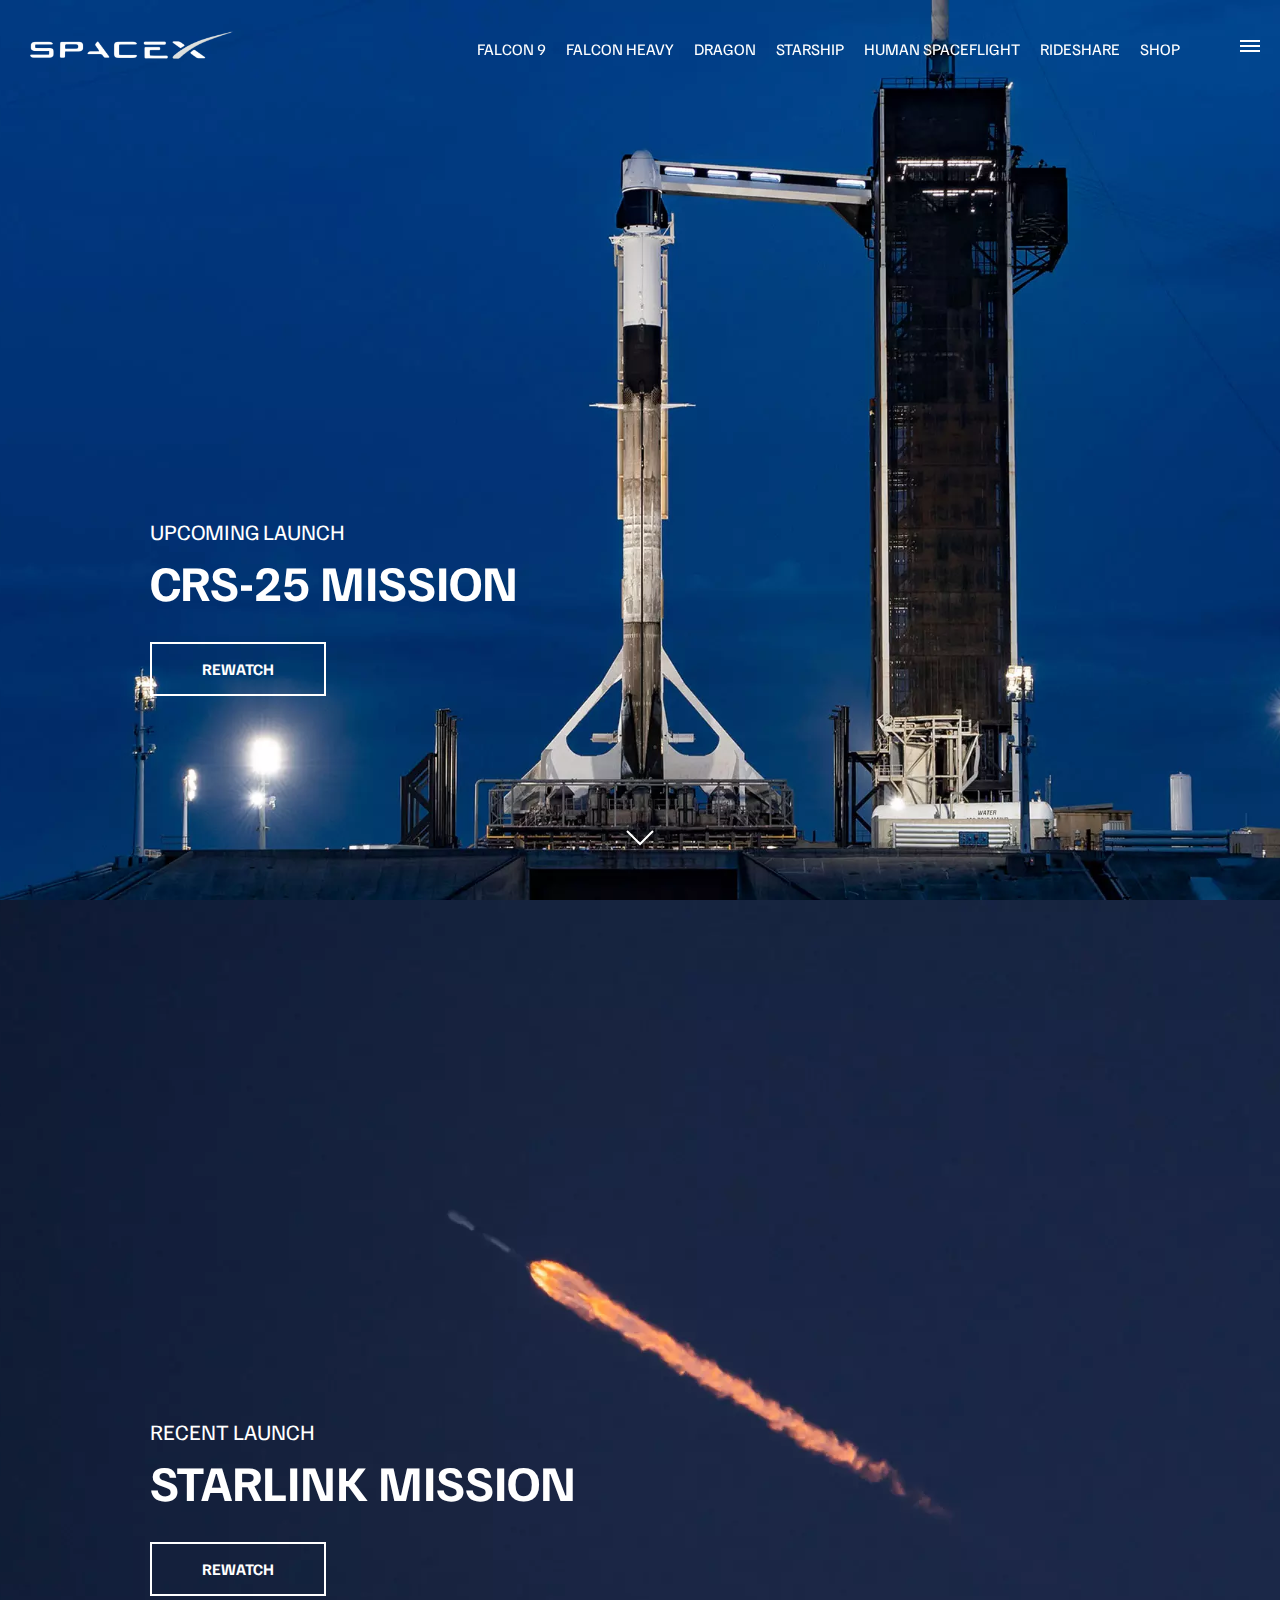
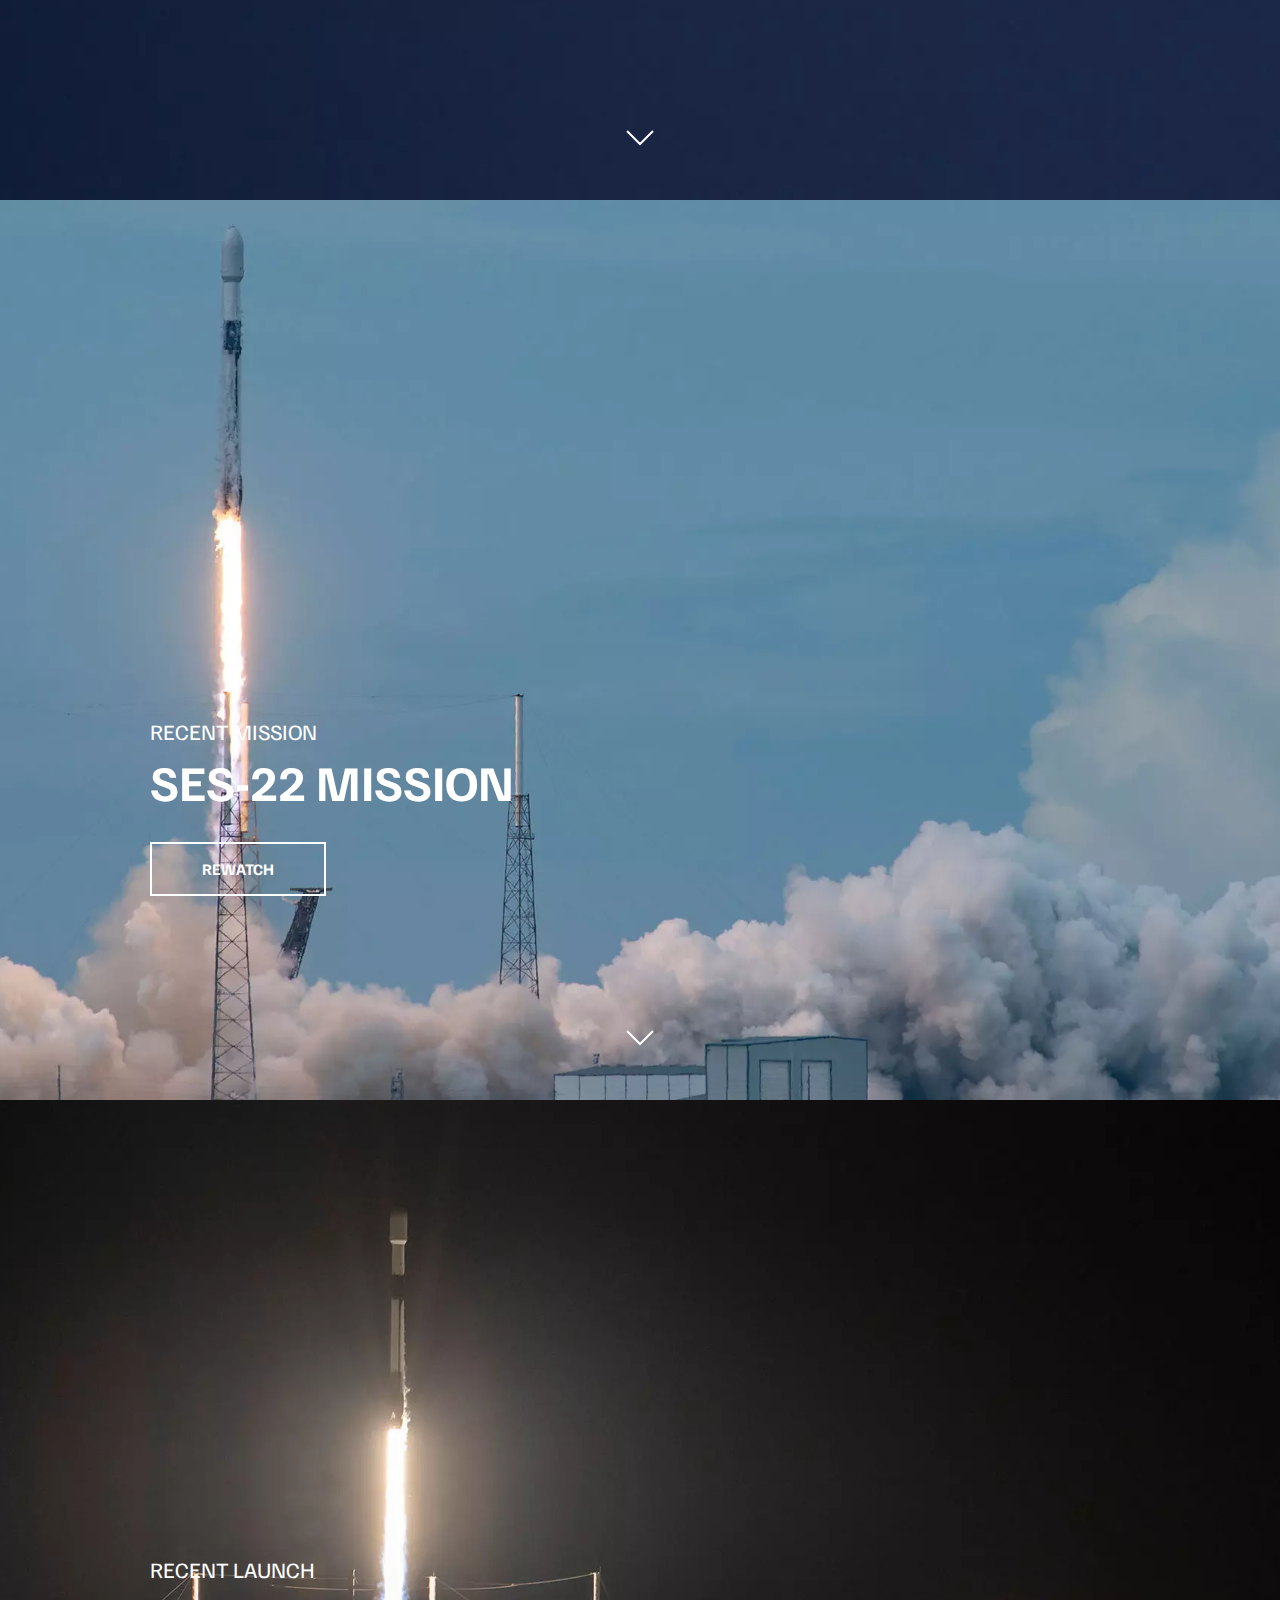
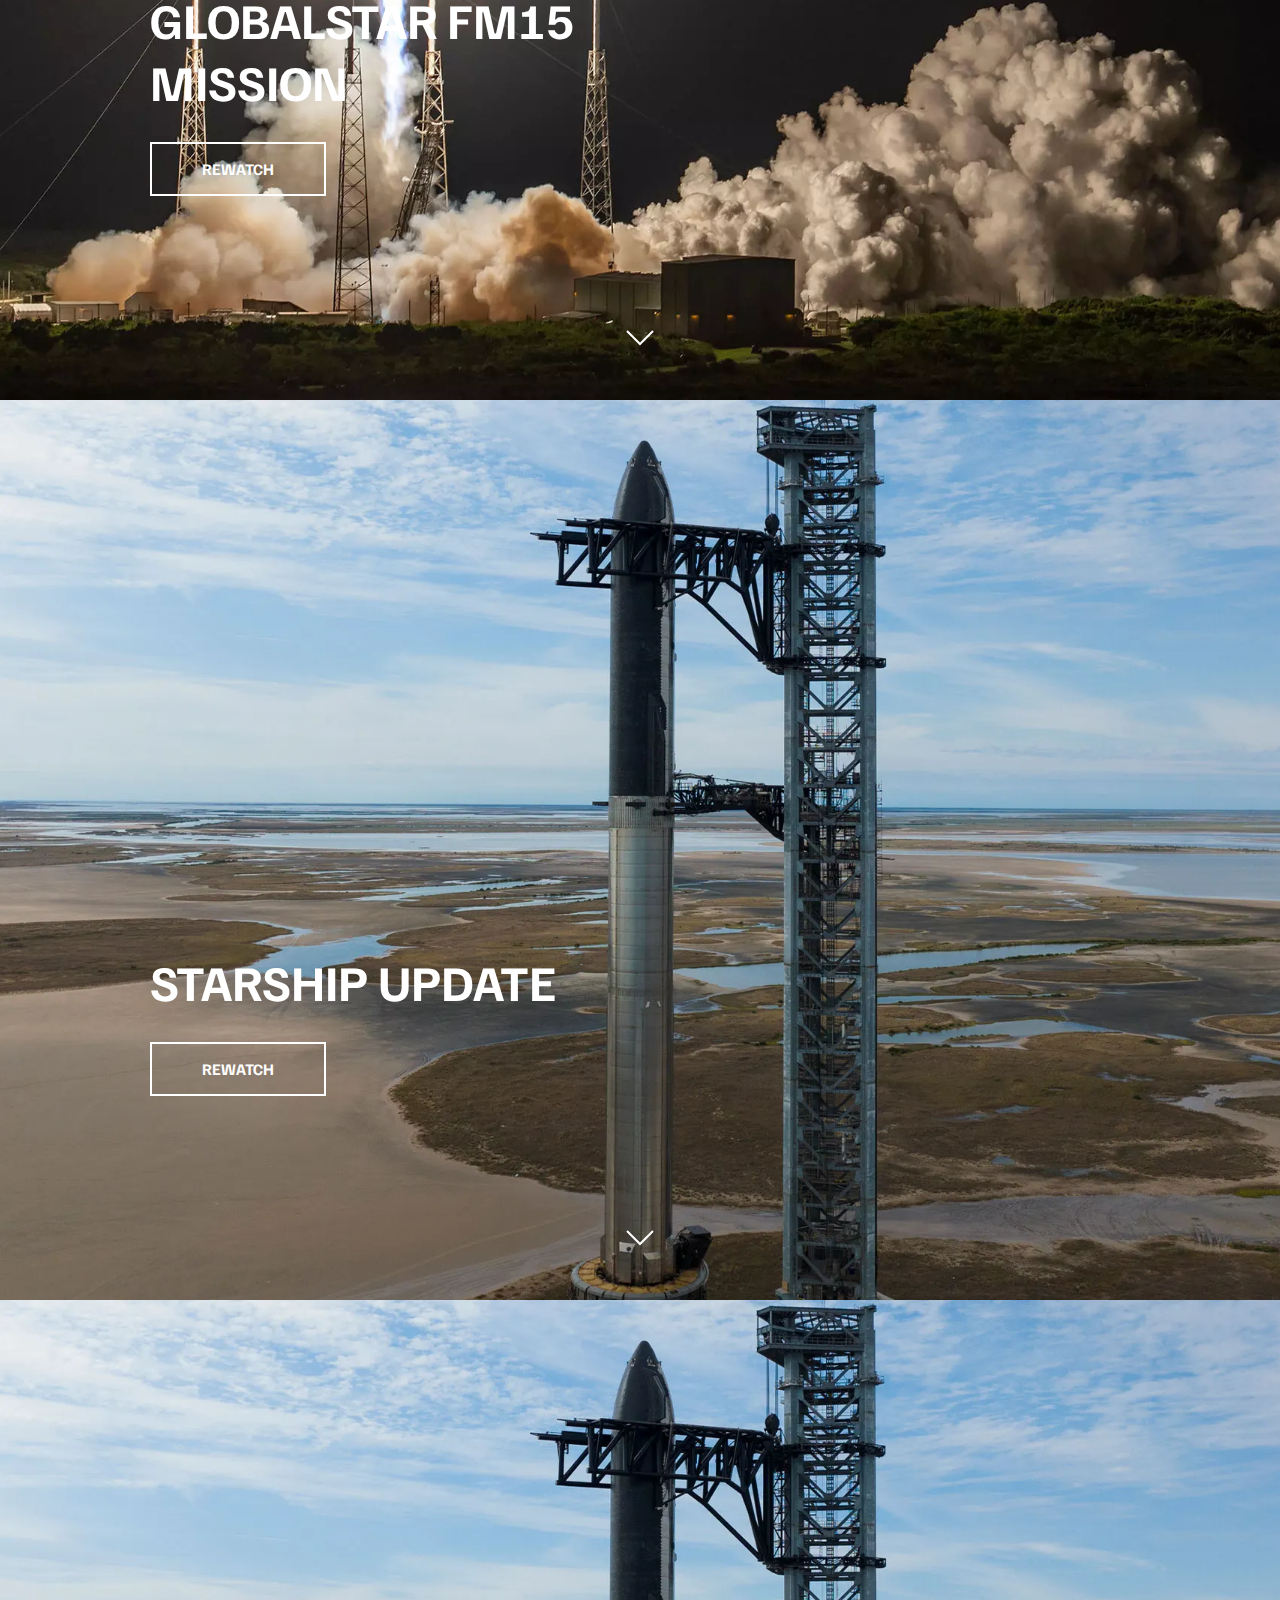
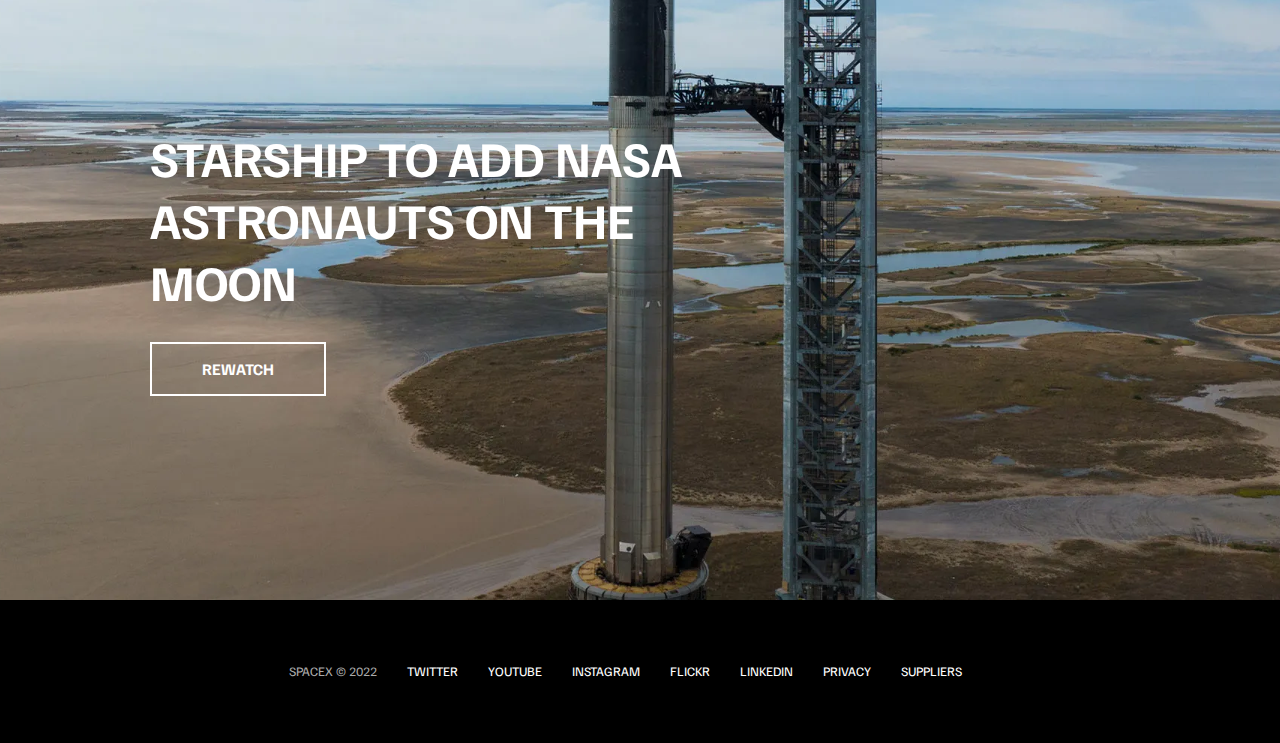
<file: index.html>
<!DOCTYPE html>
<html lang="en">
  <head>
    <meta charset="UTF-8" />
    <meta http-equiv="X-UA-Compatible" content="IE=edge" />
    <meta name="viewport" content="width=device-width, initial-scale=1.0" />
    <title>SpaceX</title>
    <link rel="stylesheet" href="css/style.css" />
    <script src="js/script.js" defer></script>
  </head>
  <body>
    <div id="overlay"></div>
    <div id="mobile-menu" class="mobile-main-menu">
      <ul>
        <li><a href="#">Mission</a></li>
        <li><a href="#">Launches</a></li>
        <li><a href="#">Careers</a></li>
        <li><a href="#">Updates</a></li>
        <li><a href="#">Shop</a></li>

        <li class="mobile-only" mobile-only>
          <a href="falcon9.html">Falcon 9</a>
        </li>
        <li class="mobile-only" mobile-only>
          <a href="falcon-heavy.html">Falcon Heavy</a>
        </li>
        <li class="mobile-only" mobile-only>
          <a href="dragon.html">Dragon</a>
        </li>
        <li class="mobile-only" mobile-only><a href="#">Starship</a></li>
        <li class="mobile-only" mobile-only>
          <a href="#">Human Spaceflight</a>
        </li>
        <li class="mobile-only" mobile-only><a href="#">Rideshare</a></li>
        <li class="mobile-only" mobile-only><a href="#">Shop</a></li>
      </ul>
    </div>
    <header class="main-header">
      <div class="logo">
        <a href="index.html">
          <img src="img/logo.png" alt="SpaceX" />
        </a>
      </div>
      <nav class="desktop-main-menu">
        <ul>
          <li><a href="falcon9.html">Falcon 9</a></li>
          <li><a href="falcon-heavy.html">Falcon Heavy</a></li>
          <li><a href="dragon.html">Dragon</a></li>
          <li><a href="#">Starship</a></li>
          <li><a href="#">Human Spaceflight</a></li>
          <li><a href="#">Rideshare</a></li>
          <li><a href="#">Shop</a></li>
        </ul>
      </nav>
    </header>
    <!-- hamburger manu -->
    <button id="menu-btn" class="hamburger" type="button">
      <span class="hamburger-top"></span>
      <span class="hamburger-middle"></span
      ><span class="hamburger-bottom"></span>
    </button>
    <!--Section A-->
    <section class="section-a">
      <div class="section-inner">
        <h4>Upcoming Launch</h4>
        <h2>CRS-25 Mission</h2>
        <a href="#" class="btn animate">
          <div class="hover"></div>
          <span>Rewatch</span>
        </a>
      </div>
      <div class="scroll-arrow">
        <svg width="30px" height="20px">
          <path
            stroke="#ffffff"
            fill="none"
            stroke-width="2px"
            d="M2.000,5.000 L15.000,18.000 L28.000,5.000 "
          ></path>
        </svg>
      </div>
    </section>
    <!--Section B-->
    <section class="section-b">
      <div class="section-inner">
        <h4>Recent Launch</h4>
        <h2>Starlink Mission</h2>
        <a href="#" class="btn animate">
          <div class="hover"></div>
          <span>Rewatch</span>
        </a>
      </div>
      <div class="scroll-arrow">
        <svg width="30px" height="20px">
          <path
            stroke="#ffffff"
            fill="none"
            stroke-width="2px"
            d="M2.000,5.000 L15.000,18.000 L28.000,5.000 "
          ></path>
        </svg>
      </div>
    </section>
    <!--Section C-->
    <section class="section-c">
      <div class="section-inner">
        <h4>Recent Mission</h4>
        <h2>SES-22 Mission</h2>
        <a href="#" class="btn animate">
          <div class="hover"></div>
          <span>Rewatch</span>
        </a>
      </div>
      <div class="scroll-arrow">
        <svg width="30px" height="20px">
          <path
            stroke="#ffffff"
            fill="none"
            stroke-width="2px"
            d="M2.000,5.000 L15.000,18.000 L28.000,5.000 "
          ></path>
        </svg>
      </div>
    </section>
    <!--Section D-->
    <section class="section-d">
      <div class="section-inner">
        <h4>Recent Launch</h4>
        <h2>Globalstar FM15 Mission</h2>
        <a href="#" class="btn animate">
          <div class="hover"></div>
          <span>Rewatch</span>
        </a>
      </div>
      <div class="scroll-arrow">
        <svg width="30px" height="20px">
          <path
            stroke="#ffffff"
            fill="none"
            stroke-width="2px"
            d="M2.000,5.000 L15.000,18.000 L28.000,5.000 "
          ></path>
        </svg>
      </div>
    </section>
    <!--Section E-->
    <section class="section-e">
      <div class="section-inner">
        <!-- <h4>Recent Launch</h4> -->
        <h2>Starship Update</h2>
        <a href="#" class="btn animate">
          <div class="hover"></div>
          <span>Rewatch</span>
        </a>
      </div>
      <div class="scroll-arrow">
        <svg width="30px" height="20px">
          <path
            stroke="#ffffff"
            fill="none"
            stroke-width="2px"
            d="M2.000,5.000 L15.000,18.000 L28.000,5.000 "
          ></path>
        </svg>
      </div>
    </section>
    <!--Section F-->
    <section class="section-e">
      <div class="section-inner">
        <!-- <h4>Recent Launch</h4> -->
        <h2>Starship to add NASA astronauts on the moon</h2>
        <a href="#" class="btn animate">
          <div class="hover"></div>
          <span>Rewatch</span>
        </a>
      </div>
      <!-- <div class="scroll-arrow">
        <svg width="30px" height="20px">
          <path
            stroke="#ffffff"
            fill="none"
            stroke-width="2px"
            d="M2.000,5.000 L15.000,18.000 L28.000,5.000 "
          ></path>
        </svg>
      </div> -->
    </section>
    <footer>
      <ul>
        <li>SpaceX &copy; 2022</li>
        <li><a href="#">Twitter</a></li>
        <li><a href="#">Youtube</a></li>
        <li><a href="#">Instagram</a></li>
        <li><a href="#">Flickr</a></li>
        <li><a href="#">LinkedIn</a></li>
        <li><a href="#">Privacy</a></li>
        <li><a href="#">Suppliers</a></li>
      </ul>
    </footer>
  </body>
</html>
</file>
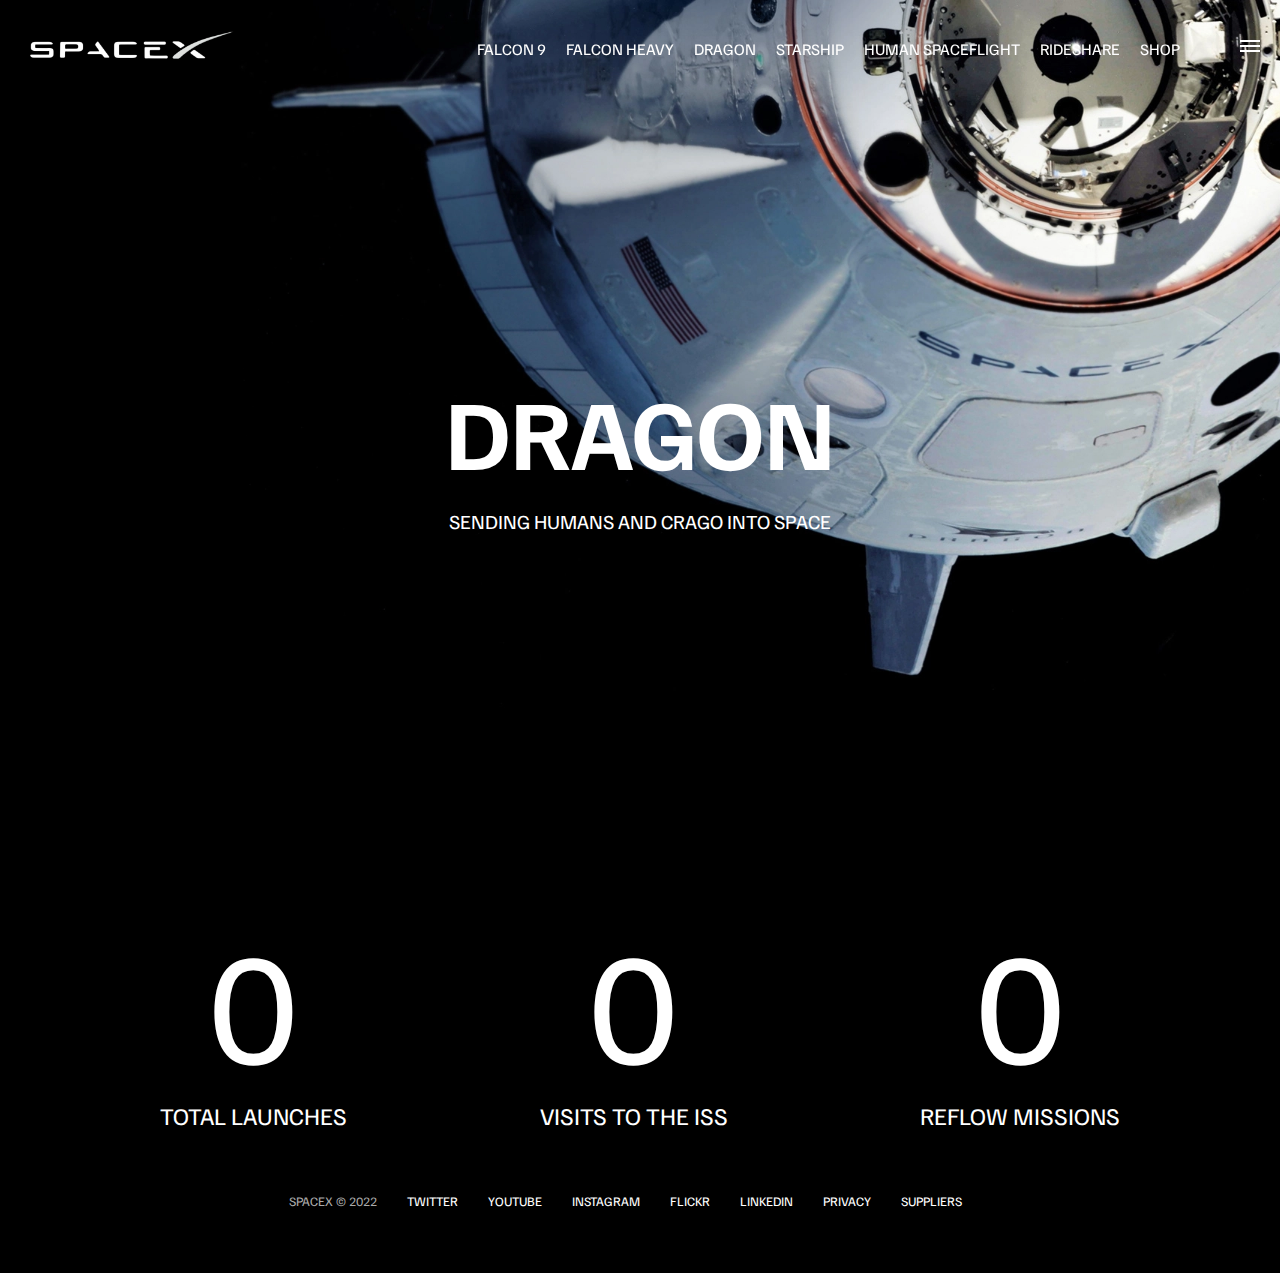
<file: dragon.html>
<!DOCTYPE html>
<html lang="en">
  <head>
    <meta charset="UTF-8" />
    <meta http-equiv="X-UA-Compatible" content="IE=edge" />
    <meta name="viewport" content="width=device-width, initial-scale=1.0" />
    <title>Falcon 9</title>
    <link rel="stylesheet" href="css/style.css" />
    <script src="js/script.js" defer></script>
  </head>
  <body>
    <div id="overlay"></div>
    <div id="mobile-menu" class="mobile-main-menu">
      <ul>
        <li><a href="#">Mission</a></li>
        <li><a href="#">Launches</a></li>
        <li><a href="#">Careers</a></li>
        <li><a href="#">Updates</a></li>
        <li><a href="#">Shop</a></li>

        <li class="mobile-only" mobile-only>
          <a href="falcon9.html">Falcon 9</a>
        </li>
        <li class="mobile-only" mobile-only>
          <a href="falcon-heavy.html">Falcon Heavy</a>
        </li>
        <li class="mobile-only" mobile-only>
          <a href="dragon.html">Dragon</a>
        </li>
        <li class="mobile-only" mobile-only><a href="#">Starship</a></li>
        <li class="mobile-only" mobile-only>
          <a href="#">Human Spaceflight</a>
        </li>
        <li class="mobile-only" mobile-only><a href="#">Rideshare</a></li>
        <li class="mobile-only" mobile-only><a href="#">Shop</a></li>
      </ul>
    </div>
    <header class="main-header">
      <div class="logo">
        <a href="index.html">
          <img src="img/logo.png" alt="SpaceX" />
        </a>
      </div>
      <nav class="desktop-main-menu">
        <ul>
          <li><a href="falcon9.html">Falcon 9</a></li>
          <li><a href="falcon-heavy.html">Falcon Heavy</a></li>
          <li><a href="dragon.html">Dragon</a></li>
          <li><a href="#">Starship</a></li>
          <li><a href="#">Human Spaceflight</a></li>
          <li><a href="#">Rideshare</a></li>
          <li><a href="#">Shop</a></li>
        </ul>
      </nav>
    </header>
    <!-- hamburger manu -->
    <button id="menu-btn" class="hamburger" type="button">
      <span class="hamburger-top"></span>
      <span class="hamburger-middle"></span
      ><span class="hamburger-bottom"></span>
    </button>
    <section class="section-animate bg-dragon"></section>
    <div class="section-inner-center">
      <h3>Dragon</h3>
      <p>Sending humans and crago into space</p>
    </div>
    <div class="stats">
      <div>
        <span class="counter" data-target="34">0</span>
        <h4>Total Launches</h4>
      </div>
      <div>
        <span class="counter" data-target="31">0</span>
        <h4>Visits to the ISS</h4>
      </div>
      <div>
        <span class="counter" data-target="13">0</span>
        <h4>Reflow Missions</h4>
      </div>
    </div>
    <footer>
      <ul>
        <li>SpaceX &copy; 2022</li>
        <li><a href="#">Twitter</a></li>
        <li><a href="#">Youtube</a></li>
        <li><a href="#">Instagram</a></li>
        <li><a href="#">Flickr</a></li>
        <li><a href="#">LinkedIn</a></li>
        <li><a href="#">Privacy</a></li>
        <li><a href="#">Suppliers</a></li>
      </ul>
    </footer>
  </body>
</html>
</file>
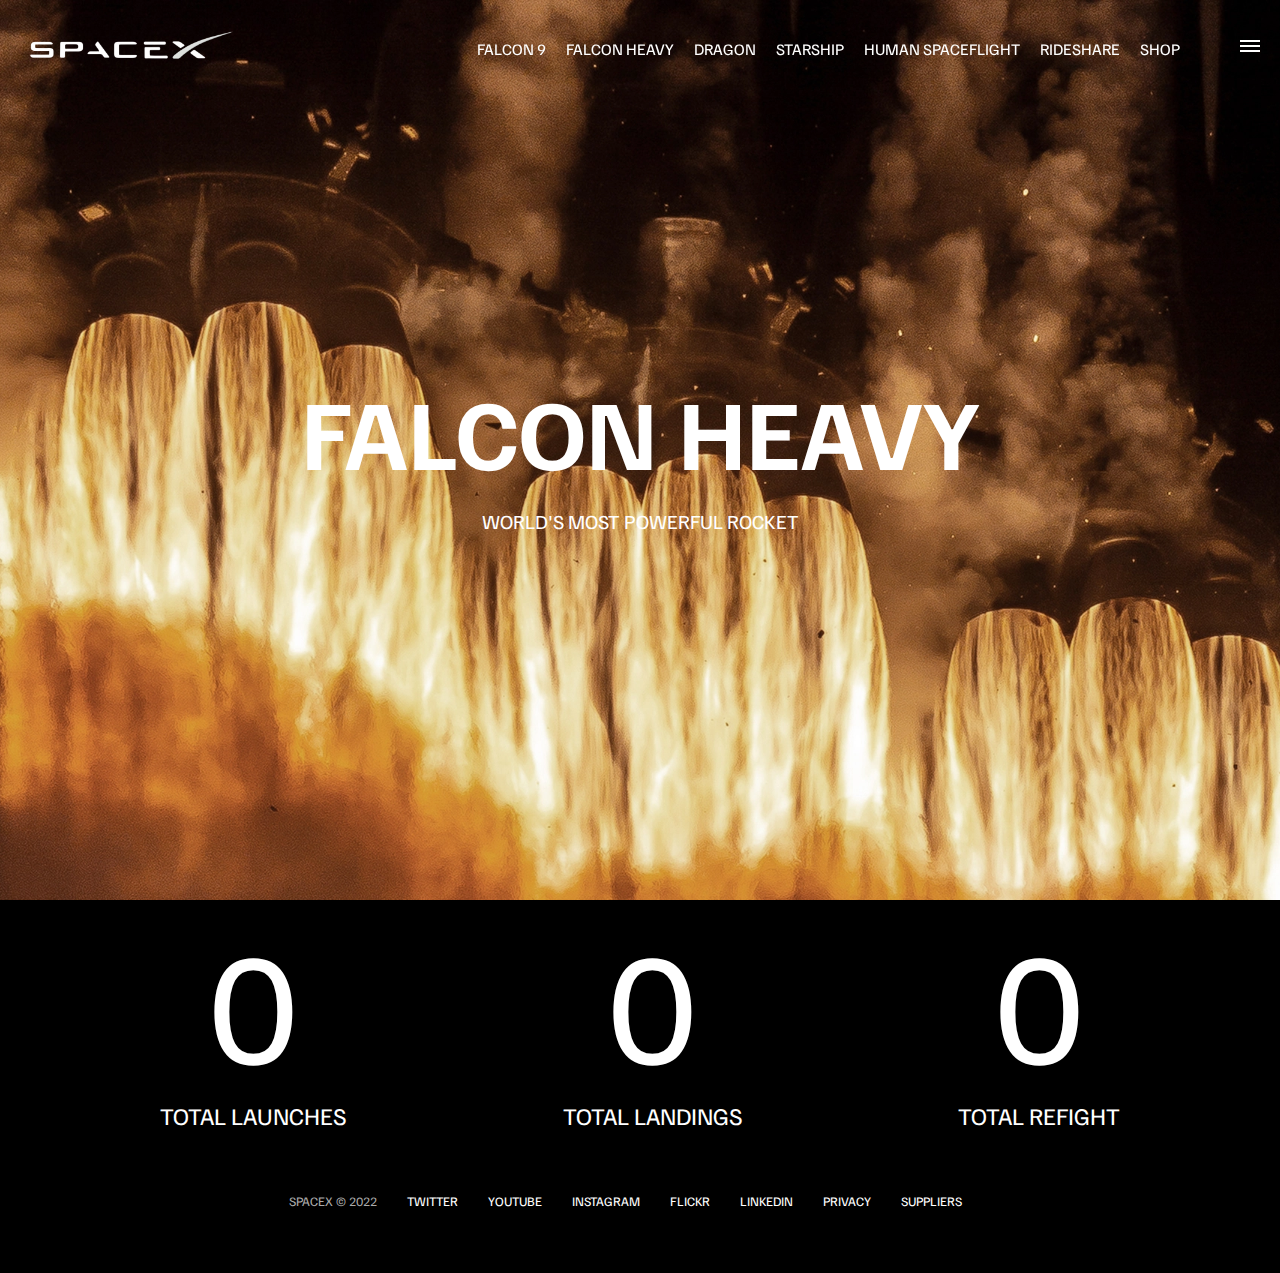
<file: falcon-heavy.html>
<!DOCTYPE html>
<html lang="en">
  <head>
    <meta charset="UTF-8" />
    <meta http-equiv="X-UA-Compatible" content="IE=edge" />
    <meta name="viewport" content="width=device-width, initial-scale=1.0" />
    <title>Falcon 9</title>
    <link rel="stylesheet" href="css/style.css" />
    <script src="js/script.js" defer></script>
  </head>
  <body>
    <div id="overlay"></div>
    <div id="mobile-menu" class="mobile-main-menu">
      <ul>
        <li><a href="#">Mission</a></li>
        <li><a href="#">Launches</a></li>
        <li><a href="#">Careers</a></li>
        <li><a href="#">Updates</a></li>
        <li><a href="#">Shop</a></li>

        <li class="mobile-only" mobile-only>
          <a href="falcon9.html">Falcon 9</a>
        </li>
        <li class="mobile-only" mobile-only>
          <a href="falcon-heavy.html">Falcon Heavy</a>
        </li>
        <li class="mobile-only" mobile-only>
          <a href="dragon.html">Dragon</a>
        </li>
        <li class="mobile-only" mobile-only><a href="#">Starship</a></li>
        <li class="mobile-only" mobile-only>
          <a href="#">Human Spaceflight</a>
        </li>
        <li class="mobile-only" mobile-only><a href="#">Rideshare</a></li>
        <li class="mobile-only" mobile-only><a href="#">Shop</a></li>
      </ul>
    </div>
    <header class="main-header">
      <div class="logo">
        <a href="index.html">
          <img src="img/logo.png" alt="SpaceX" />
        </a>
      </div>
      <nav class="desktop-main-menu">
        <ul>
          <li><a href="falcon9.html">Falcon 9</a></li>
          <li><a href="falcon-heavy.html">Falcon Heavy</a></li>
          <li><a href="dragon.html">Dragon</a></li>
          <li><a href="#">Starship</a></li>
          <li><a href="#">Human Spaceflight</a></li>
          <li><a href="#">Rideshare</a></li>
          <li><a href="#">Shop</a></li>
        </ul>
      </nav>
    </header>
    <!-- hamburger manu -->
    <button id="menu-btn" class="hamburger" type="button">
      <span class="hamburger-top"></span>
      <span class="hamburger-middle"></span
      ><span class="hamburger-bottom"></span>
    </button>
    <section class="section-animate bg-falcon-heavy"></section>
    <div class="section-inner-center">
      <h3>Falcon Heavy</h3>
      <p>World's most powerful rocket</p>
    </div>
    <div class="stats">
      <div>
        <span class="counter" data-target="3">0</span>
        <h4>Total Launches</h4>
      </div>
      <div>
        <span class="counter" data-target="7">0</span>
        <h4>Total Landings</h4>
      </div>
      <div>
        <span class="counter" data-target="4">0</span>
        <h4>Total Refight</h4>
      </div>
    </div>
    <footer>
      <ul>
        <li>SpaceX &copy; 2022</li>
        <li><a href="#">Twitter</a></li>
        <li><a href="#">Youtube</a></li>
        <li><a href="#">Instagram</a></li>
        <li><a href="#">Flickr</a></li>
        <li><a href="#">LinkedIn</a></li>
        <li><a href="#">Privacy</a></li>
        <li><a href="#">Suppliers</a></li>
      </ul>
    </footer>
  </body>
</html>
</file>
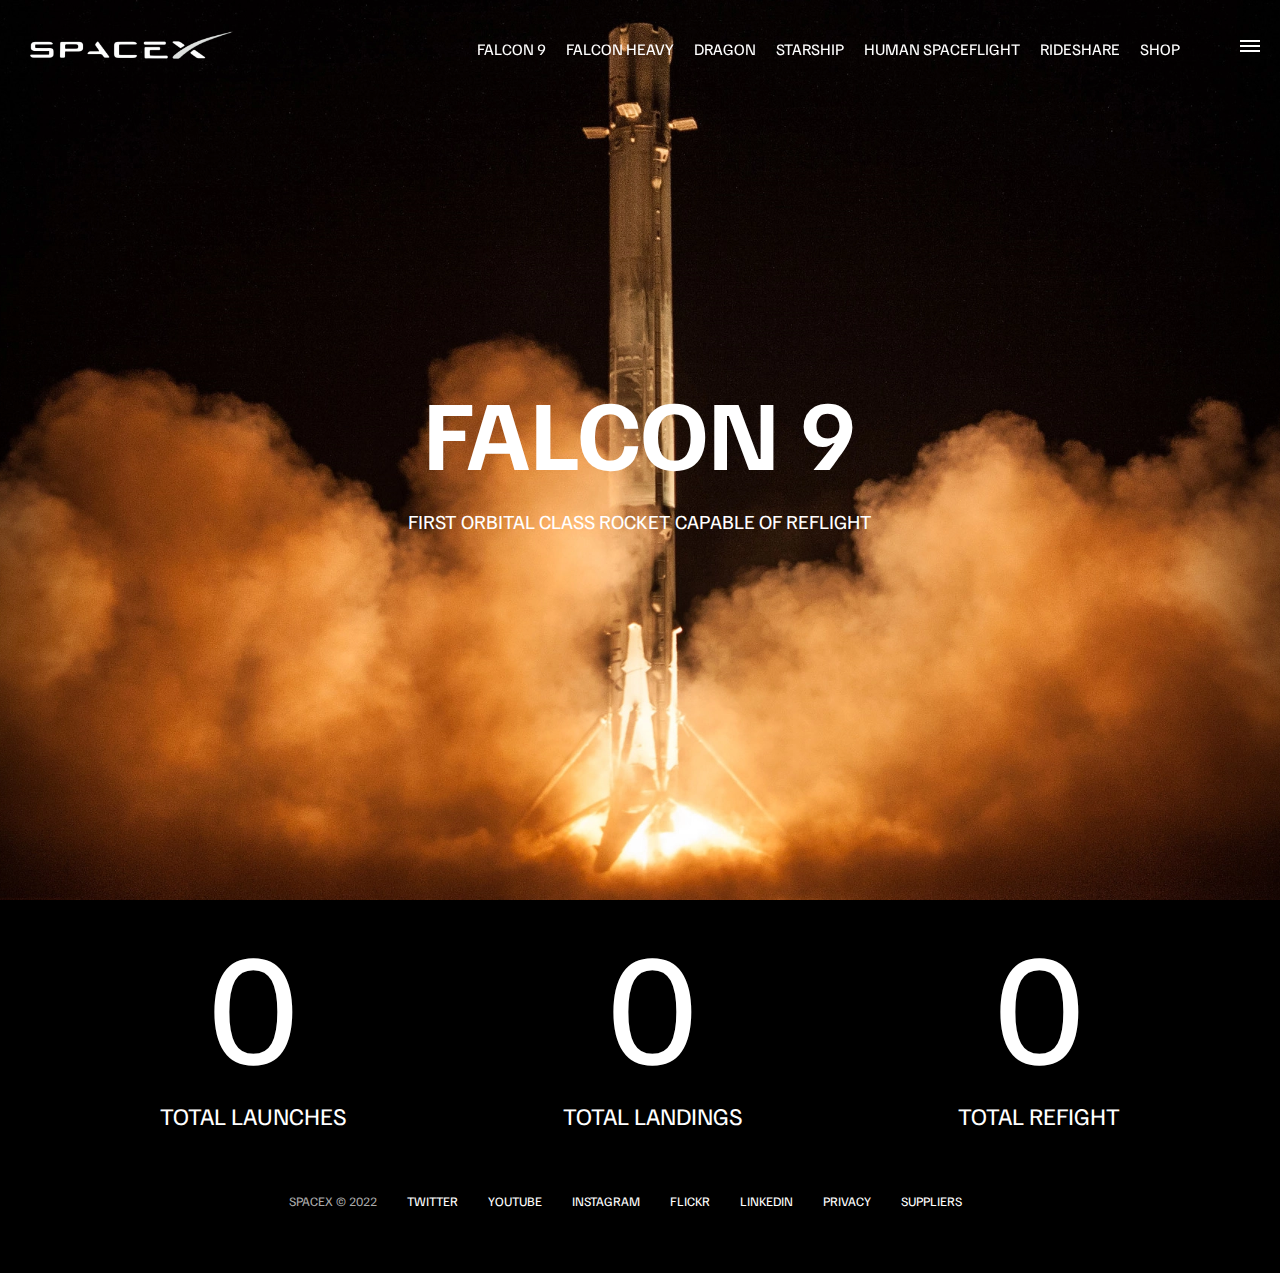
<file: falcon9.html>
<!DOCTYPE html>
<html lang="en">
  <head>
    <meta charset="UTF-8" />
    <meta http-equiv="X-UA-Compatible" content="IE=edge" />
    <meta name="viewport" content="width=device-width, initial-scale=1.0" />
    <title>Falcon 9</title>
    <link rel="stylesheet" href="css/style.css" />
    <script src="js/script.js" defer></script>
  </head>
  <body>
    <div id="overlay"></div>
    <div id="mobile-menu" class="mobile-main-menu">
      <ul>
        <li><a href="#">Mission</a></li>
        <li><a href="#">Launches</a></li>
        <li><a href="#">Careers</a></li>
        <li><a href="#">Updates</a></li>
        <li><a href="#">Shop</a></li>

        <li class="mobile-only" mobile-only>
          <a href="falcon9.html">Falcon 9</a>
        </li>
        <li class="mobile-only" mobile-only>
          <a href="falcon-heavy.html">Falcon Heavy</a>
        </li>
        <li class="mobile-only" mobile-only>
          <a href="dragon.html">Dragon</a>
        </li>
        <li class="mobile-only" mobile-only><a href="#">Starship</a></li>
        <li class="mobile-only" mobile-only>
          <a href="#">Human Spaceflight</a>
        </li>
        <li class="mobile-only" mobile-only><a href="#">Rideshare</a></li>
        <li class="mobile-only" mobile-only><a href="#">Shop</a></li>
      </ul>
    </div>
    <header class="main-header">
      <div class="logo">
        <a href="index.html">
          <img src="img/logo.png" alt="SpaceX" />
        </a>
      </div>
      <nav class="desktop-main-menu">
        <ul>
          <li><a href="falcon9.html">Falcon 9</a></li>
          <li><a href="falcon-heavy.html">Falcon Heavy</a></li>
          <li><a href="dragon.html">Dragon</a></li>
          <li><a href="#">Starship</a></li>
          <li><a href="#">Human Spaceflight</a></li>
          <li><a href="#">Rideshare</a></li>
          <li><a href="#">Shop</a></li>
        </ul>
      </nav>
    </header>
    <!-- hamburger manu -->
    <button id="menu-btn" class="hamburger" type="button">
      <span class="hamburger-top"></span>
      <span class="hamburger-middle"></span
      ><span class="hamburger-bottom"></span>
    </button>
    <section class="section-animate bg-falcon-9"></section>
    <div class="section-inner-center">
      <h3>Falcon 9</h3>
      <p>First Orbital class rocket capable of reflight</p>
    </div>
    <div class="stats">
      <div>
        <span class="counter" data-target="3">0</span>
        <h4>Total Launches</h4>
      </div>
      <div>
        <span class="counter" data-target="7">0</span>
        <h4>Total Landings</h4>
      </div>
      <div>
        <span class="counter" data-target="4">0</span>
        <h4>Total Refight</h4>
      </div>
    </div>
    <footer>
      <ul>
        <li>SpaceX &copy; 2022</li>
        <li><a href="#">Twitter</a></li>
        <li><a href="#">Youtube</a></li>
        <li><a href="#">Instagram</a></li>
        <li><a href="#">Flickr</a></li>
        <li><a href="#">LinkedIn</a></li>
        <li><a href="#">Privacy</a></li>
        <li><a href="#">Suppliers</a></li>
      </ul>
    </footer>
  </body>
</html>
</file>
<file: css/style.css>
@import url("https://fonts.googleapis.com/css2?family=Familjen+Grotesk:wght@400;600;700&display=swap");

*,
*::before,
*::after {
  margin: 0;
  padding: 0;
  box-sizing: border-box;
}
body {
  font-family: "Familjen Grotesk", sans-serif;
  background: #000;
  color: #fff;
}
a {
  text-decoration: none;
  color: white;
}
ul {
  list-style: none;
}
/* navbar */
.main-header {
  position: fixed;
  top: 0;
  left: 0;
  width: 100%;
  z-index: 3;
  display: flex;
  justify-content: space-between;
  align-items: center;
  text-transform: uppercase;
  height: 100px;
  padding: 0 30px;
}
.logo {
  width: 210px;
  height: auto;
}

.logo img {
  display: block;
  width: 100%;
  height: auto;
}

/* dektop menu */
.desktop-main-menu {
  margin-right: 50px;
}
.desktop-main-menu ul {
  display: flex;
}
.desktop-main-menu ul li {
  position: relative;
  margin-right: 20px;
  padding-bottom: 2px;
}
.desktop-main-menu ul li a::after {
  content: "";
  position: absolute;
  bottom: 0;
  left: 0;
  width: 100%;
  height: 1px;
  background-color: #fff;
  transform: scaleX(0);
  transition: transform 0.6s cubic-bezier(0.19, 1, 0.22, 1);
  transform-origin: right center;
}
.desktop-main-menu ul li a:hover::after {
  transform: scaleX(1);
  transform-origin: left center;
  transition-duration: 0.4s;
}
/* sections */
section {
  position: relative;
  height: 100vh;
  background-position: center center;
  background-repeat: no-repeat;
  background-size: cover;
  text-transform: uppercase;
}
.section-inner {
  position: absolute;
  bottom: 200px;
  left: 150px;
  max-width: 560px;
}
.section-inner h4 {
  font-size: 22px;
  margin-bottom: 5px;
  font-weight: 300;
  animation: fadeInUp 0.5s ease-in-out;
}
.section-inner h2 {
  font-size: 50px;
  font-weight: 700;
  margin-bottom: 20px;
  animation: fadeInUp 0.5s ease-in-out 0.2s;
  animation-fill-mode: both;
}
.section-inner a {
  animation: fadeInUp 0.5s ease-in-out 0.4s;
  animation-fill-mode: both;
}
/* Background Images */
.section-a {
  background-image: url("../img/section-a.webp");
}
.section-b {
  background-image: url("../img/section-b.webp");
}
.section-c {
  background-image: url("../img/section-c.webp");
}
.section-d {
  background-image: url("../img/section-d.webp");
}
.section-e {
  background-image: url("../img/section-e.webp");
}
.section-f {
  background-image: url("../img/section-f.webp");
}
.btn {
  position: relative;
  display: inline-block;
  cursor: pointer;
  text-align: center;
  min-width: 130px;
  padding: 15px 50px;
  margin-top: 10px;
  border: 2px solid #fff;
  text-transform: uppercase;
  font-weight: bold;
  overflow: hidden;
  z-index: 2;
}
.btn:hover span {
  color: #000;
}
.btn .hover {
  position: absolute;
  top: 0;
  left: 0;
  width: 100%;
  height: 100%;
  background-color: #fff;
  color: #000;
  z-index: -1;
  transform: translateY(100%);
  transition: transform 0.6s cubic-bezier(0.19, 1, 0.22, 1);
}
.btn:hover .hover {
  transform: translateY(0%);
}
/* scroll arrow */
.scroll-arrow {
  position: absolute;
  bottom: 50px;
  left: 50%;
  transform: translateX(-50%);
  animation: fadeBounce 5s infinite;
}
/* footer */
footer {
  position: relative;
  padding: 55px 0;
}
footer ul {
  display: flex;
  justify-content: center;
  align-items: center;
  flex-wrap: wrap;
}
footer ul li {
  margin-right: 30px;
  color: #aaa;
  text-transform: uppercase;
  font-size: 13px;
  line-height: 2.5;
}
footer ul li a {
  color: #fff;
  transition: color 0.6s;
}
footer ul li a:hover {
  color: #aaa;
}
/* Hamburger menu */
.hamburger {
  position: fixed;
  top: 40px;
  right: 20px;
  z-index: 10;
  cursor: pointer;
  width: 20px;
  height: 20px;
  background: none;
  border: none;
}
.hamburger-top,
.hamburger-middle,
.hamburger-bottom {
  position: absolute;
  width: 20px;
  height: 2px;
  top: 0;
  left: 0;
  background: #fff;
  transition: all 0.5s;
}
.hamburger-middle {
  transform: translateY(5px);
}
.hamburger-bottom {
  transform: translateY(10px);
}
/* transition hamburger to x when open */
.open {
  transform: rotate(90deg);
}
.open .hamburger-top {
  transform: rotate(45deg) translateY(6px) translateX(6px);
}
.open .hamburger-middle {
  display: none;
}
.open .hamburger-bottom {
  transform: rotate(-45deg) translateY(6px) translateX(-6px);
}
/* overlay */
.overlay-show {
  position: fixed;
  top: 0;
  left: 0;
  width: 100%;
  height: 100%;
  background-color: rgba(0, 0, 0, 0.5);
  z-index: 3;
}
/* stop scrolling */
.stop-scroll {
  overflow: hidden;
}
/* hide mobile only items */
.mobile-only {
  display: none;
}
.mobile-main-menu {
  position: fixed;
  top: 0;
  right: 0;
  width: 350px;
  height: 100%;
  z-index: 4;
  background: #000;
  display: flex;
  align-items: center;
  justify-content: center;
  transform: translateX(100%);
  transition: transform 0.6s cubic-bezier(0.19, 1, 0.22, 1);
}
/* bring in menu from right */
.show-menu {
  transform: translateX(0);
}
.mobile-main-menu ul {
  display: flex;
  flex-direction: column;
  align-items: end;
  justify-content: center;
  padding: 50px;
  width: 100%;
}
.mobile-main-menu ul li {
  margin-bottom: 20px;
  font-size: 18px;
  text-transform: uppercase;
  border-bottom: 1px #555 dotted;
  width: 100%;
  text-align: right;
  padding-bottom: 8px;
}
.mobile-main-menu ul li a {
  color: #fff;
  transition: color 0.6s;
}
.mobile-main-menu ul li a:hover {
  color: #aaa;
}

/* inner pages */
.bg-falcon-9 {
  background-image: url("../img/falcon-9.webp");
}
.bg-falcon-heavy {
  background-image: url("../img/falcon-heavy.webp");
}
.bg-dragon {
  background-image: url("../img/dragon.webp");
}
.section-animate {
  animation: fadeIn 2s ease-in-out;
}
.section-inner-center {
  position: absolute;
  top: 50%;
  left: 50%;
  transform: translate(-50%, -50%);
  text-transform: uppercase;
  text-align: center;
  width: 80%;
}
.section-inner-center h3 {
  font-size: 100px;
  margin-bottom: 15px;
  animation: fadeInUp 0.5s ease-in-out;
  animation-fill-mode: both;
}
.section-inner-center p {
  font-size: 20px;
  animation: fadeInUp 0.5s ease-in-out 0.2s;
  animation-fill-mode: both;
}
/* stats */
.stats {
  max-width: 960px;
  margin: 0 auto;
  display: flex;
  align-items: center;
  justify-content: space-between;
  text-align: center;
  text-transform: uppercase;
}
.stats div span {
  font-size: 160px;
}
.stats div h4 {
  font-size: 24px;
  font-weight: 300;
}
/* Animations */
@keyframes fadeInUp {
  0% {
    opacity: 0;
    transform: translateY(140px);
  }
  100% {
    opacity: 1;
    transform: translateY(0);
  }
}
@keyframes fadeIn {
  0% {
    opacity: 0;
  }
  100% {
    opacity: 1;
  }
}

@keyframes fadeBounce {
  0%,
  20%,
  50%,
  80%,
  100% {
    opacity: 0;
    transform: translateY(-20px);
  }
  40% {
    opacity: 1;
    transform: translateY(0);
  }
}
/* Media Queries */
@media (max-width: 960px) {
  /* hide desktop menu */
  .desktop-main-menu {
    display: none;
  }
  .mobile-only {
    display: block;
  }
  .section-inner-center h3 {
    font-size: 75px;
  }
}
@media (max-width: 600px) {
  .section-inner {
    bottom: 75px;
    left: 20px;
  }
  .section-inner h2 {
    font-size: 40px;
  }
  footer ul li:first-child {
    position: absolute;
    top: 30px;
    left: 50%;
    transform: translate(-50%, -50%);
  }
  footer ul li {
    margin-right: 15px;
  }
  .logo {
    width: 150px;
    margin: auto;
  }

  .section-inner-center h3 {
    font-size: 50px;
  }
  .stats {
    flex-direction: column;
  }
  .stats div {
    margin-bottom: 20px;
  }
}
</file>
